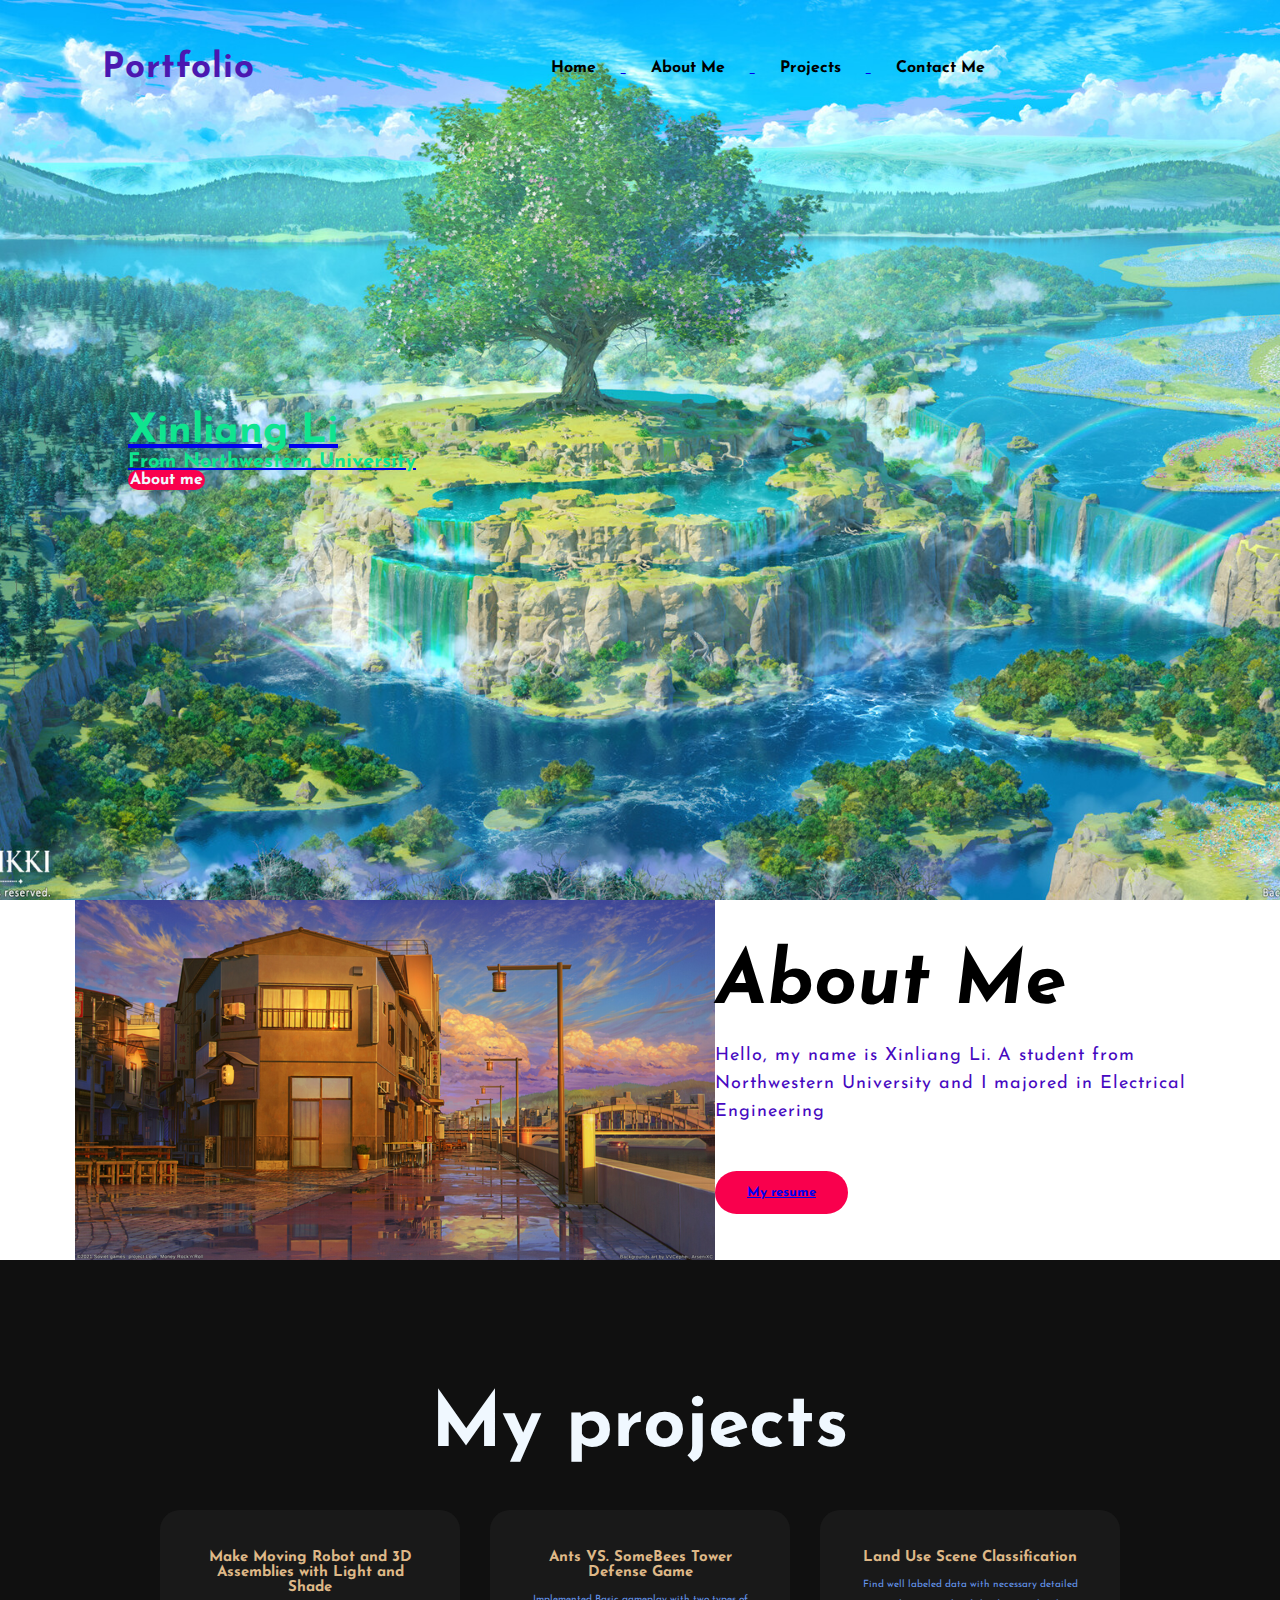
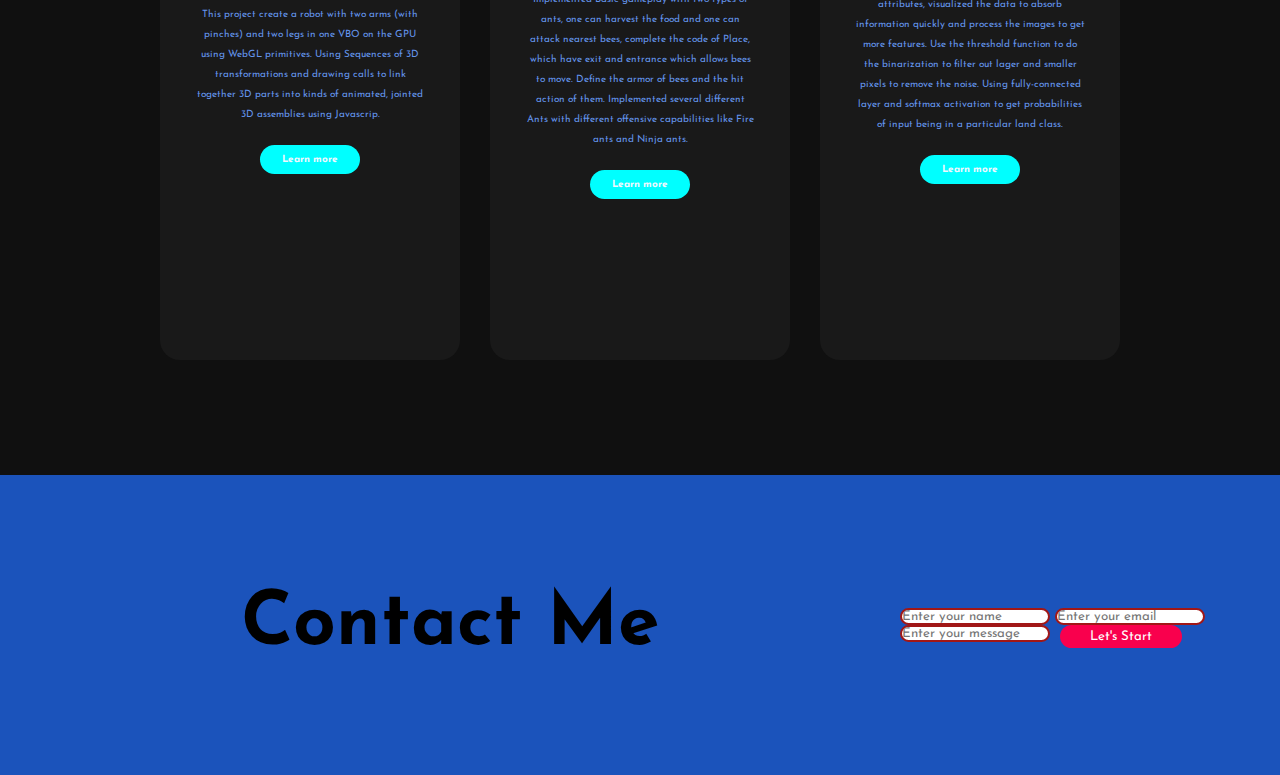
<file: P6/index.html>
<!DOCTYPE html>
<html>
<head>
    <title>Portfolio website</title>
    <link rel="stylesheet" type="text/css" href="person.css"/>

    <link rel="preconnect" href="https://fonts.gstatic.com">
    <link href="https://fonts.googleapis.com/css2?family=Josefin+Sans:ital,wght@0,100;0,200;0,300;
    0,400;0,500;0,600;0,700;1,100;1,200;1,300;1,400;1,500;1,600;1,700&display=swap" rel="stylesheet">

    <link rel="stylesheet" href="https://cdnjs.cloudflare.com/ajax/libs/font-awesome/6.2.1/css/all.min.css" integrity="sha512-MV7K8+y+gLIBoVD59lQIYicR65iaqukzvf/nwasF0nqhPay5w/9lJmVM2hMDcnK1OnMGCdVK+iQrJ7lzPJQd1w==" 
    crossorigin="anonymous" referrerpolicy="no-referrer" />
</head>
<body>

    <div class = "person">
        <nav>
            <h2 class="logo">Portfolio</h2>
            <ul>
                <li><a href="#">Home</li>
                <li><a href="#About-me">About Me</li>
                <li><a href="#projectslink">Projects</li>
                <li><a href="#contactme">Contact me</li>    
            </ul>
        </nav>
        <div class="content">
            <h1>Xinliang Li</h1>
            <h3>From Northwestern University</h3>
            <a href="#About-me" class="btn">About me</a>
    
    
        </div>
    </div>


    <section class="About" id="About-me">
        <div class="main">
            <img src="img/4.png">
            <div class="about-text">
                <h2>About Me</h2>
                <p>Hello, my name is Xinliang Li. A student from Northwestern University and 
                I majored in Electrical Engineering</p>
                <button type="button" ><a href="https://drive.google.com/file/d/1M-ONms304d43T2kJZFmtcqHinzlRKRUs/view?usp=sharing">My resume</a></button>

            </div>

        </div>
    </section>



    <div class="projects" id="projectslink">
        <div class="title">
            <h2>My projects</h2>

        </div>

        <div class="box">
            <div class="card">
                <i class="fa-solid fa-bars"></i>
                <h5>Make Moving Robot and 3D Assemblies with Light and Shade</h5>
                <div class="pra">
                    <p>This project create a robot with two arms (with pinches)
                         and two legs in one VBO on the GPU using WebGL primitives. Using Sequences 
                         of 3D transformations and drawing calls to link together 3D parts into kinds of animated, jointed 3D
                         assemblies using Javascrip. </p>

                    <p style="text-align:center">
                        <a class="button" href="https://peanutmy.github.io/ProjC/"> Learn more</a>
                    </p>
                </div>
            </div>


            <div class="card">
                <i class="fa-solid fa-user"></i>
                <h5>Ants VS. SomeBees Tower Defense Game</h5>
                <div class="pra">
                    <p>Implemented Basic gameplay with two types of ants, one can harvest the food and one can attack nearest bees, complete the code of 
                        Place, which have exit and entrance which allows bees to move. Define the armor 
                        of bees and the hit action of them. Implemented several different Ants with different offensive capabilities like Fire ants and Ninja ants.
                    </p>

                    <p style="text-align:center">
                        <a class="button" href="#"> Learn more</a>
                    </p>
                </div>
            </div>


            <div class="card">
                <i class="fa-solid fa-star"></i>
                <h5>Land Use Scene Classification</h5>
                <div class="pra">
                    <p>Find well labeled data with necessary detailed attributes, visualized the data to absorb 
                        information quickly and process the images to get more features. Use the threshold function to do the binarization to filter out 
                        lager and smaller pixels to remove the noise. Using fully-connected layer and softmax activation to get 
                        probabilities of input being in a particular land class.</p>

                    <p style="text-align:center">
                        <a class="button" href="#"> Learn more</a>
                    </p>
                </div>
            </div>

        </div>

    </div>


    <div class="contact-me" id="contactme">
        <h2>Contact Me</h2>
        <div class="newslatter">
            <form>
                <input type="email" name="name" id="name" placeholder="Enter your name">
                <input type="email" name="email" id="email" placeholder="Enter your email">
                <input type="emial" name="message" id="message" placeholder="Enter your message">
                <input type="submit" name="submit" value="Let's Start">
            </form>
        </div>
        <div class="info">
        <a href="https://www.linkedin.com/in/xinliang-li-6b5aaa252/"><i class="fa-brands fa-linkedin"></i></a>
        <a href="https://github.com/peanutmy"><i class="fa-brands fa-github"></i></a>
    </div>
    </div>

</body>
</html>
</file>
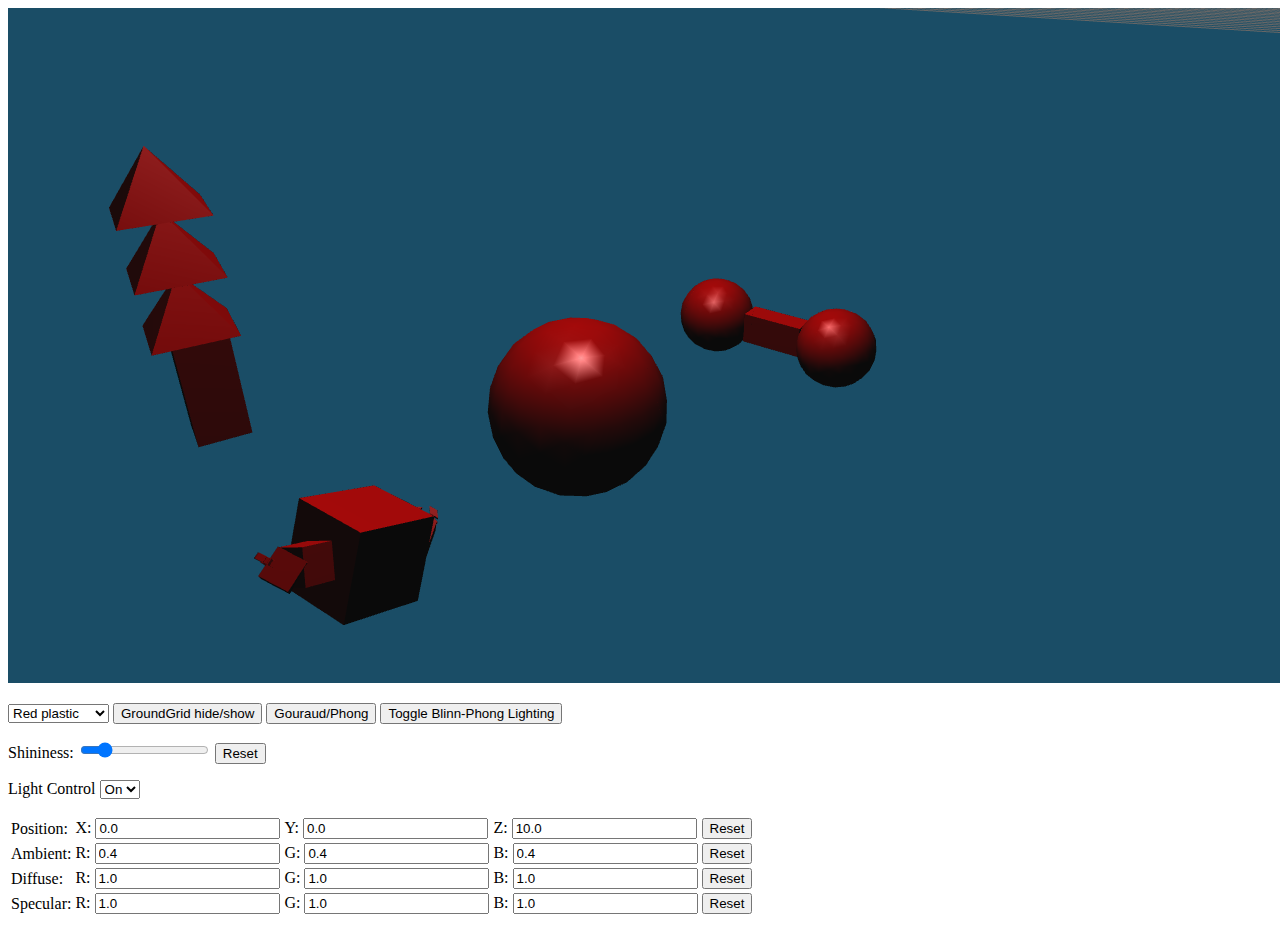
<file: ProjC/index.html>
<!DOCTYPE html>
<html lang="en">
  <head>
    <meta charset="utf-8" />
    <title>JT_Multi-Shader</title>
  </head>

  <body onload="main()">
    <canvas id="webgl" width="600" height="600">
    Please use a browser that supports "canvas"
    </canvas>
    <p>
      <select name="materials" id="materials">
        <option value="1">Red plastic</option>
        <option value="2">Green plastic</option>
        <option value="3">Blue plastic</option>
        <option value="4">Black plastic</option>
        <option value="5">Black rubber</option>
        <option value="6">Brass</option>
        <option value="7">Dull bronze</option>
        <option value="8">Shiny bronze</option>
        <option value="9">Chrome</option>
        <option value="10">Dull copper</option>
        <option value="11">Shiny copper</option>
        <option value="12">Dull gold</option>
        <option value="13">Shiny gold</option>
        <option value="14">Pewter</option>
        <option value="15">Dull silver</option>
        <option value="16">Shiny silver</option>
        <option value="17">Emerald</option>
        <option value="18">Jade</option>
        <option value="19">Obsidian</option>
        <option value="20">Pearl</option>
        <option value="21">Ruby</option>
        <option value="22">Turquoise</option>
      </select>
      <button type="button" onclick="VBO0toggle()">GroundGrid hide/show</button>
      <button type="button" onclick="VBO1toggle()">Gouraud/Phong</button>
      <button type="button" onclick="toggleBlinn()">
        Toggle Blinn-Phong Lighting
      </button>
    </p>
    <p>
      Shininess:
      <input
        type="range"
        onkeydown="return false;"
        name="shininess"
        id="shiny"
        min="1"
        max="128"
        value="56"
        class="slider"
      />
      <button type="button" onclick="resetShiny()">Reset</button>
    </p>
    <p>
      <label for="Lighting">Light Control</label>
      <select id="Lighting" onchange="LightControl(this)">
        <option value="0">Off</option>
        <option value="1" selected>On</option>
      </select>&nbsp;&nbsp;
      </p>

    <table>
      <tr>
        <td>Position:</td>
        <td>X: <input type="text" id="posX" value="0.0" /></td>
        <td>Y: <input type="text" id="posY" value="0.0" /></td>
        <td>Z: <input type="text" id="posZ" value="10.0" /></td>
        <td><button type="button" onclick="resetLightPos()">Reset</button></td>
      </tr>
      <tr>
        <td>Ambient:</td>
        <td>R: <input type="text" id="ambiR" value="0.4" /></td>
        <td>G: <input type="text" id="ambiG" value="0.4" /></td>
        <td>B: <input type="text" id="ambiB" value="0.4" /></td>
        <td><button type="button" onclick="resetLightAmbi()">Reset</button></td>
      </tr>
      <tr>
        <td>Diffuse:</td>
        <td>R: <input type="text" id="diffR" value="1.0" /></td>
        <td>G: <input type="text" id="diffG" value="1.0" /></td>
        <td>B: <input type="text" id="diffB" value="1.0" /></td>
        <td><button type="button" onclick="resetLightDiff()">Reset</button></td>
      </tr>
      <tr>
        <td>Specular:</td>
        <td>R: <input type="text" id="specR" value="1.0" /></td>
        <td>G: <input type="text" id="specG" value="1.0" /></td>
        <td>B: <input type="text" id="specB" value="1.0" /></td>
        <td><button type="button" onclick="resetLightSpec()">Reset</button></td>
      </tr>
    </table>


    <script src="lib/webgl-utils.js"></script>
    <script src="lib/webgl-debug.js"></script>
    <script src="lib/cuon-utils.js"></script>
    <script src="lib/cuon-matrix-quat03.js"></script>
<!-- YOU SHOULD UPGRADE to Brandon Jones' far-faster, 
      far more complete vector/matrix/quaternion library: (Google it!)
		<script src="../lib/glmatrix.js"></script>
--> 
    <script src="lib/glmatrix.js"></script>
    <script src="lib/lights-JT.js"></script>
    <script src="lib/materials_Ayerdi04.js"></script>
		<script src="JT_VBObox-Lib(3).js"></script>
    <script src="JT_MultiShader(1).js"></script>
  </body>
</html>
</file>
<file: P6/person.css>
*{
    padding: 0;
    margin: 0;
    font-family: 'Josefin Sans', sans-serif;
    box-sizing: border-box;
}

.person{
    height: 100vh;
    width: 100%;
    background-image: url(img/3.jpg);
    background-size: cover;
    background-position: center;
}

nav{
    display: flex;
    align-items: center;
    justify-content: space-between;
    padding-top: 50px;
    padding-left: 8%;
}

.logo{
    color: rgb(75, 24, 176);
    font-size: 35px;
    letter-spacing: 1px;
    cursor: pointer;
}

nav ul li{
    list-style: none;
    display: inline-block;
    padding: 10px 25px;
}

nav ul li a{
    color:black;
    text-decoration: none;
    font-weight: bold;
    text-transform: capitalize;
}

nav ul li a:hover{
    color:#f9004d;
}

.btn{
    background-color: #f9004d;
    color:aliceblue;
    text-decoration: none;
    border: 2px solid transparent;
    font-weight: bold;
    border-radius: 30px;
    transition: transform .4s;
}

.btn:hover{
    transform: scale(1.2);
}


.content{
    position:absolute;
    top:50%;
    left: 10%;
    transform: translateY(-50%);

}

h1{
    color:rgb(15, 228, 143);
    font-size: 40px;
}

h3{
    color:rgb(15, 228, 143);
    font-size: 20px;
}


.about{
    width: 200%;
    padding: 100px 0px;
    background-color: #a11717;
}

.about img{
    height: 1000px;
    width: 800px;
    float: right;
}

.about-text{
    width: 550px;
}

.main{
    width: 1130px;
    max-width: 95%;
    margin: 0 auto;
    display: flex;
    align-items: center;
    justify-content: space-around;
}

.about-text h2{
    color: black;
    font-size: 75px;
    text-transform: capitalize;
    margin-bottom: 20px;
    font-style: italic;
}

.about-text p{
    color: #4609c1;
    letter-spacing: 1px;
    line-height: 28px;
    font-size: 18px;
    margin-bottom: 45px;
}

button{
    background-color: #f9004d;
    color:aliceblue;
    text-decoration: none;
    border: 2px solid transparent;
    font-weight: bold;
    padding: 13px 30px;
    border-radius: 30px;
    transition: .4s;
}

button:hover{
    background-color: black;
    border: 2px solid #f9004d;
    cursor: pointer;
}


.projects{
    background:#101010;
    width: 100%;
    padding: 100px 0px;
}

.title h2{
    color:aliceblue;
    font-size: 75px;
    width: 1130px;
    margin: 30px auto;
    text-align: center;
}

.box{
    display: flex;
    justify-content: center;
    align-items: center;
    min-height: 400px;
}

.card{
    height: 450px;
    width: 300px;
    padding: 20px 35px;
    background: #191919;
    border-radius: 20px;
    margin: 15px;
    position: relative;
    overflow: hidden;
    text-align: center;
}

.card i{
    font-size: 50px;
    display: block;
    text-align: center;
    margin: 20px 0px;
    color:aqua;

}

.card h5{
    color:burlywood;
    font-size: 15px;
    margin-bottom: 10px;
}

.pra p{
    color:cornflowerblue;
    font-size: 10px;
    line-height: 20px;
    margin-bottom: 25px;
}

.card .button{
    background-color: aqua;
    color:aliceblue;
    text-decoration: none;
    border: 2px solid transparent;
    font-weight: bold;
    padding: 7px 20px;
    border-radius: 30px;
    transition: .4s;
}


.card .button:hover{
    background-color: transparent;
    border: 2px solid aqua;
    cursor: pointer;
}

.contact-me{
    width: 100%;
    height: 300px;
    background: #1b53bb;
    display: flex;
    align-items: center;
    justify-content: center;
}

.contact-me h2{
    color:black;
    font-size: 75px;
    width: 1130px;
    margin: 30px auto;
    text-align: center;
}

.newslatter form{
    width: 380px;
    max-width: 100%;
    position: relative;
}

.newslatter form input:first-child{
    display: inline-block;
    width: 150px;
    border: 2px solid #a11717;
    outline: none;
    border-radius: 30px;
}


#email {
    display: inline-block;
    width: 150px;
    border: 2px solid #a11717;
    outline: none;
    border-radius: 30px;
}

#message {
    display: inline-block;
    width: 150px;
    border: 2px solid #a11717;
    outline: none;
    border-radius: 30px;
}

.newslatter form input:last-child{
    position: absolute;
    font-display: inline-block;
    outline: none;
    border: none;
    padding: 5px 30px;
    border-radius: 30px;
    background-color: #f9004d;
    color: white;
    margin-left: 10px;
}

.info i{
    font-size: 50px;
    display: block;
    text-align: center;
    margin: 20px 0px;
    color:aqua;
}
</file>
